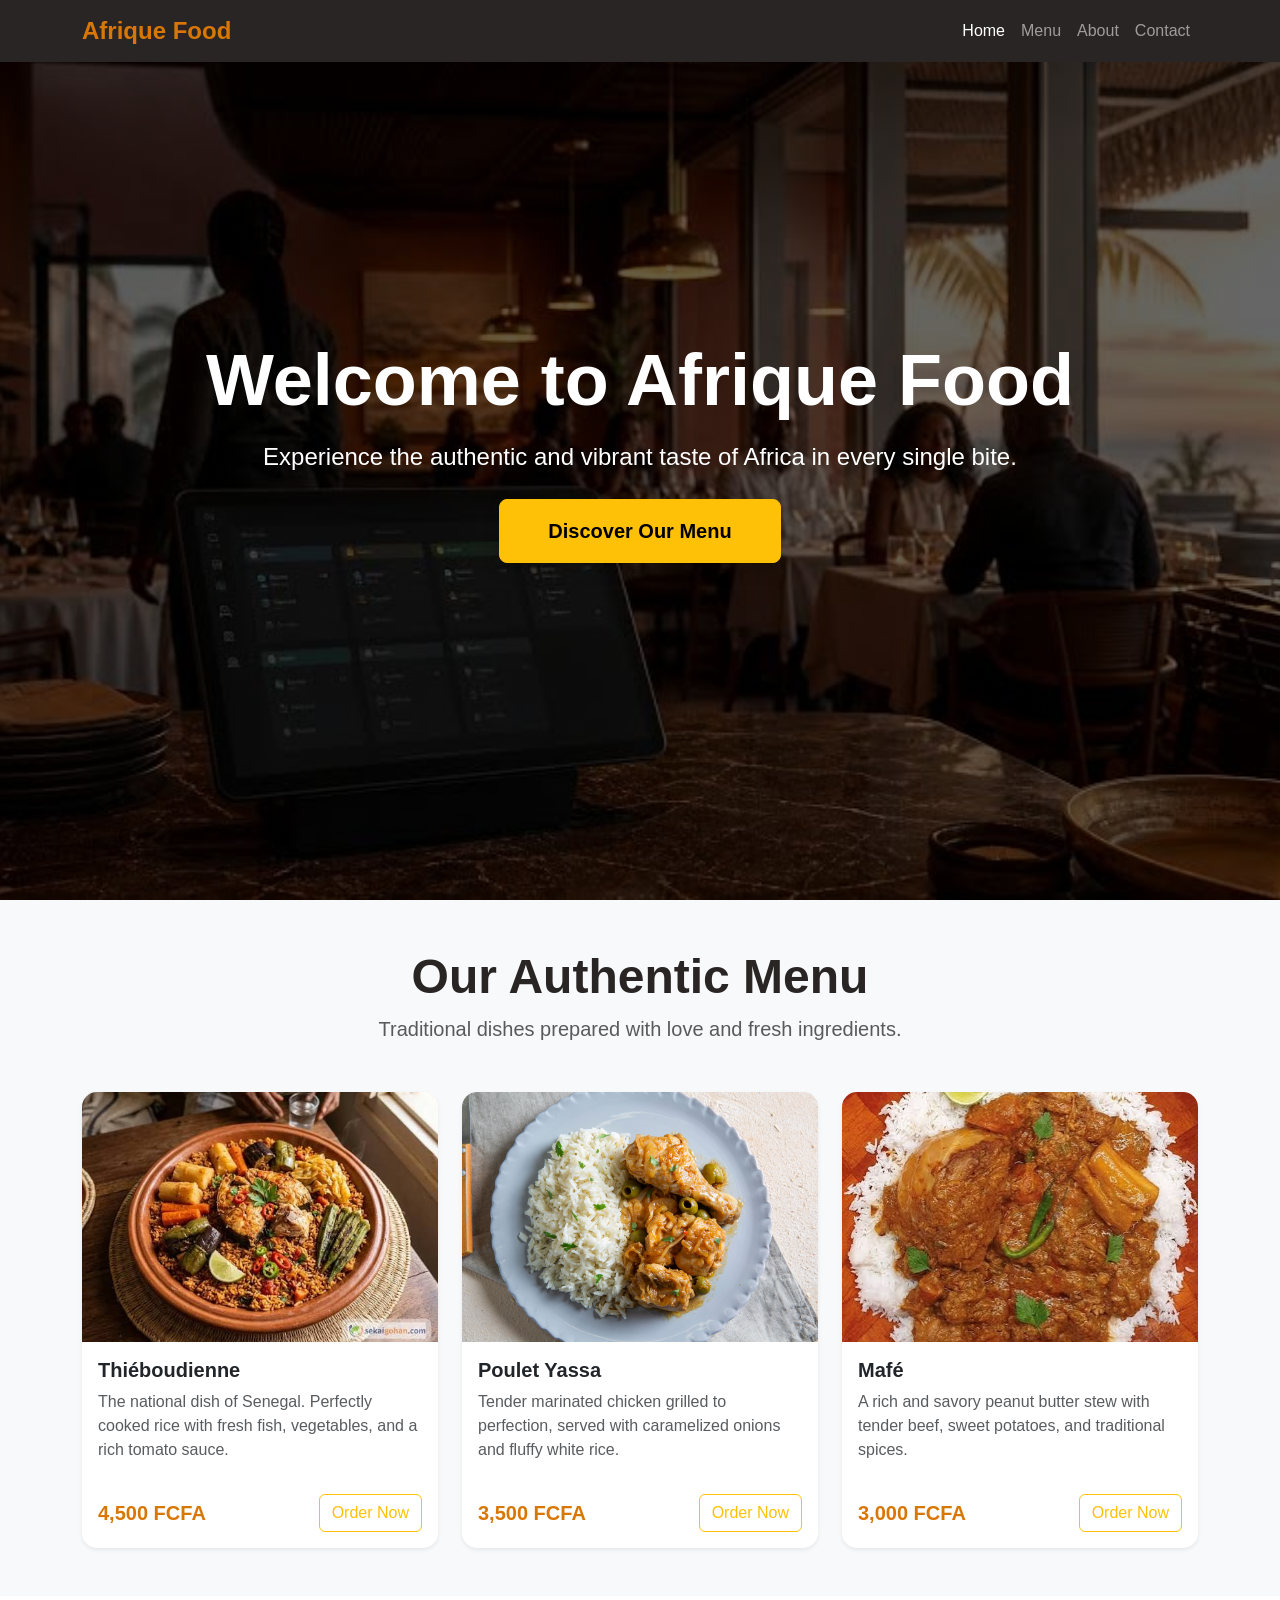
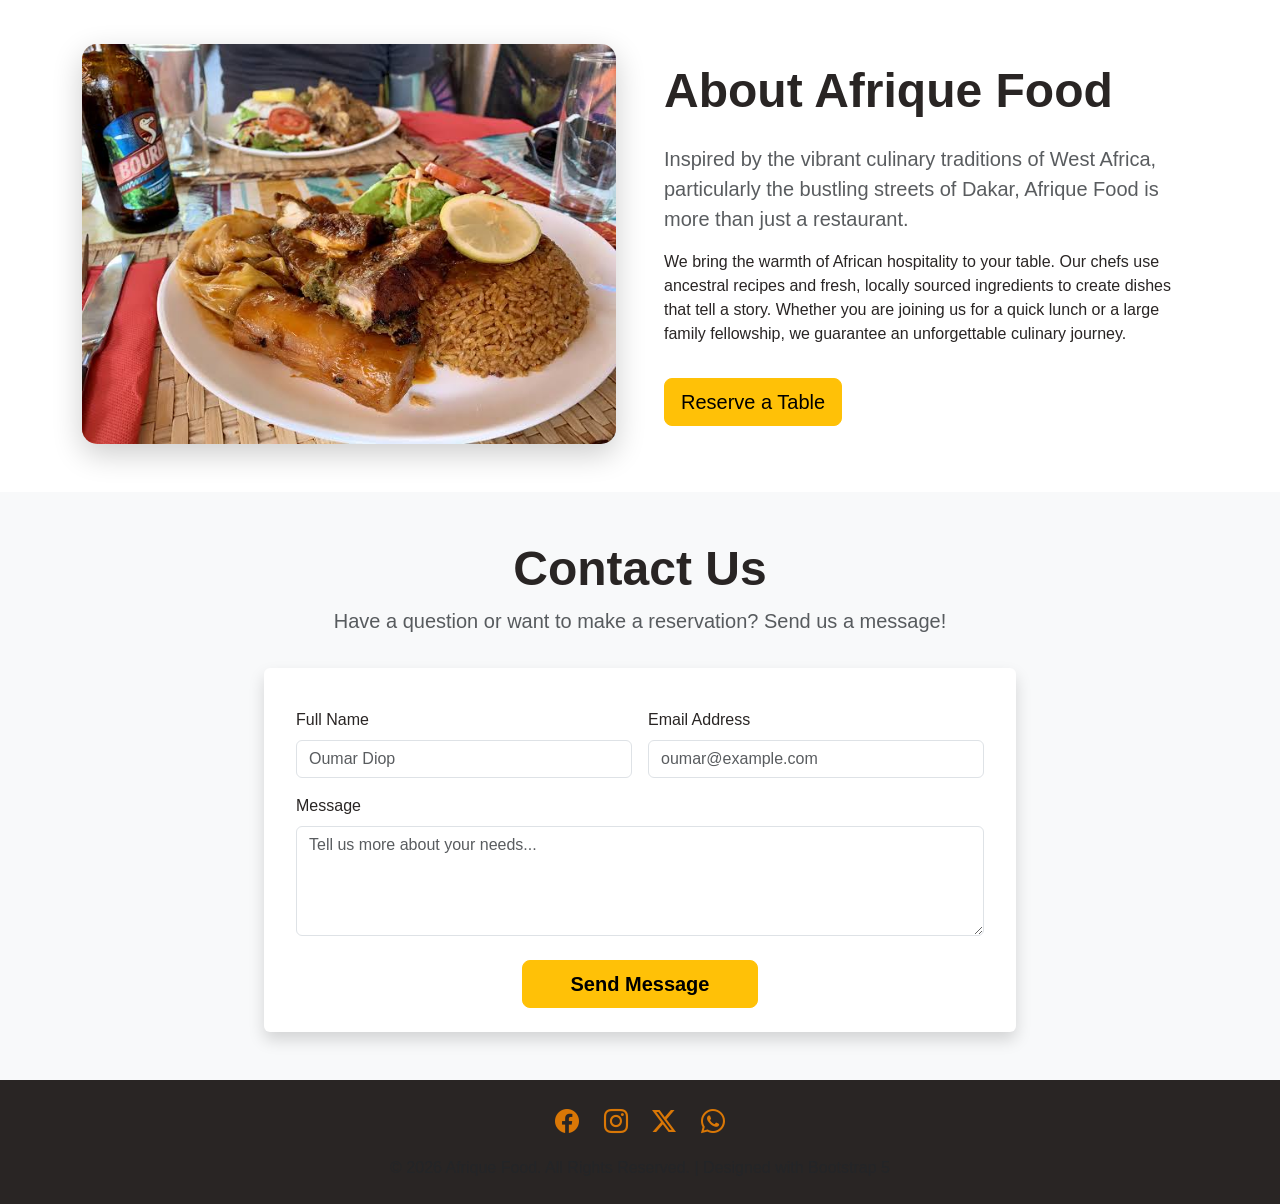
<file: Fictional Restaurant/index.html>
<!doctype html>
<html lang="en">
    <head>
        <meta charset="UTF-8" />
        <meta name="viewport" content="width=device-width, initial-scale=1.0" />
        <title>Afrique Food Restaurant</title>

        <!-- Bootstrap 5 CSS CDN -->
        <link
            href="https://cdn.jsdelivr.net/npm/bootstrap@5.3.2/dist/css/bootstrap.min.css"
            rel="stylesheet" />
        <!-- Bootstrap Icons CDN -->
        <link
            rel="stylesheet"
            href="https://cdn.jsdelivr.net/npm/bootstrap-icons@1.11.1/font/bootstrap-icons.css" />
        <!-- Custom CSS -->
        <link rel="stylesheet" href="style.css" />
    </head>
    <body>
        <!-- Header navbar section -->
        <nav class="navbar navbar-expand-lg navbar-dark fixed-top">
            <div class="container">
                <!-- Restaurant name on the left -->
                <a class="navbar-brand" href="#home">Afrique Food</a>

                <!-- Toggler button for mobile view -->
                <button
                    class="navbar-toggler"
                    type="button"
                    data-bs-toggle="collapse"
                    data-bs-target="#navbarNav"
                    aria-controls="navbarNav"
                    aria-expanded="false"
                    aria-label="Toggle navigation">
                    <span class="navbar-toggler-icon"></span>
                </button>

                <!-- Navigation links on the right -->
                <div class="collapse navbar-collapse" id="navbarNav">
                    <ul class="navbar-nav ms-auto">
                        <li class="nav-item">
                            <a class="nav-link active" href="#home">Home</a>
                        </li>
                        <li class="nav-item">
                            <a class="nav-link" href="#menu">Menu</a>
                        </li>
                        <li class="nav-item">
                            <a class="nav-link" href="#about">About</a>
                        </li>
                        <li class="nav-item">
                            <a class="nav-link" href="#contact">Contact</a>
                        </li>
                    </ul>
                </div>
            </div>
        </nav>

        <main>
            <!-- Hero section -->
            <section
                id="home"
                class="hero-section d-flex align-items-center justify-content-center text-center">
                <div class="container">
                    <h1 class="display-2 fw-bold mb-3">
                        Welcome to Afrique Food
                    </h1>
                    <p class="lead mb-4 fs-4">
                        Experience the authentic and vibrant taste of Africa in
                        every single bite.
                    </p>
                    <a
                        href="#menu"
                        class="btn btn-warning btn-lg px-5 py-3 fw-bold shadow"
                        >Discover Our Menu</a
                    >
                </div>
            </section>

            <!-- Menu section grid layout -->
            <section id="menu" class="py-5 bg-light">
                <div class="container">
                    <div class="text-center mb-5">
                        <h2 class="display-5 fw-bold">Our Authentic Menu</h2>
                        <p class="text-muted lead">
                            Traditional dishes prepared with love and fresh
                            ingredients.
                        </p>
                    </div>
                    <div class="row g-4">
                        <!-- Menu item 1 -->
                        <div class="col-md-4">
                            <div class="card menu-card h-100 shadow-sm">
                                <img
                                    src="images/Thieboudienne.jpg"
                                    class="card-img-top"
                                    alt="Thieboudienne" />
                                <div class="card-body d-flex flex-column">
                                    <h5 class="card-title fw-bold">
                                        Thiéboudienne
                                    </h5>
                                    <p class="card-text text-muted flex-grow-1">
                                        The national dish of Senegal. Perfectly
                                        cooked rice with fresh fish, vegetables,
                                        and a rich tomato sauce.
                                    </p>
                                    <div
                                        class="d-flex justify-content-between align-items-center mt-3">
                                        <span class="price-tag"
                                            >4,500 FCFA</span
                                        >
                                        <a
                                            href="#"
                                            class="btn btn-outline-warning"
                                            >Order Now</a
                                        >
                                    </div>
                                </div>
                            </div>
                        </div>

                        <!-- Menu item 2 -->
                        <div class="col-md-4">
                            <div class="card menu-card h-100 shadow-sm">
                                <img
                                    src="images/Poulet Yassa.jpg"
                                    class="card-img-top"
                                    alt="Poulet Yassa" />
                                <div class="card-body d-flex flex-column">
                                    <h5 class="card-title fw-bold">
                                        Poulet Yassa
                                    </h5>
                                    <p class="card-text text-muted flex-grow-1">
                                        Tender marinated chicken grilled to
                                        perfection, served with caramelized
                                        onions and fluffy white rice.
                                    </p>
                                    <div
                                        class="d-flex justify-content-between align-items-center mt-3">
                                        <span class="price-tag"
                                            >3,500 FCFA</span
                                        >
                                        <a
                                            href="#"
                                            class="btn btn-outline-warning"
                                            >Order Now</a
                                        >
                                    </div>
                                </div>
                            </div>
                        </div>

                        <!-- Menu item 3 -->
                        <div class="col-md-4">
                            <div class="card menu-card h-100 shadow-sm">
                                <img
                                    src="images/Mafe.jpg"
                                    class="card-img-top"
                                    alt="Mafe" />
                                <div class="card-body d-flex flex-column">
                                    <h5 class="card-title fw-bold">Mafé</h5>
                                    <p class="card-text text-muted flex-grow-1">
                                        A rich and savory peanut butter stew
                                        with tender beef, sweet potatoes, and
                                        traditional spices.
                                    </p>
                                    <div
                                        class="d-flex justify-content-between align-items-center mt-3">
                                        <span class="price-tag"
                                            >3,000 FCFA</span
                                        >
                                        <a
                                            href="#"
                                            class="btn btn-outline-warning"
                                            >Order Now</a
                                        >
                                    </div>
                                </div>
                            </div>
                        </div>
                    </div>
                </div>
            </section>

            <!-- About us section 2 column -->
            <section id="about" class="py-5">
                <div class="container">
                    <div class="row align-items-center g-5">
                        <!-- Image column -->
                        <div class="col-md-6">
                            <img
                                src="images/about.jpg"
                                alt="Restaurant Interior"
                                class="img-fluid about-img" />
                        </div>
                        <!-- Text column -->
                        <div class="col-md-6">
                            <h2 class="display-5 fw-bold mb-4">
                                About Afrique Food
                            </h2>
                            <p class="lead text-muted">
                                Inspired by the vibrant culinary traditions of
                                West Africa, particularly the bustling streets
                                of Dakar, Afrique Food is more than just a
                                restaurant.
                            </p>
                            <p>
                                We bring the warmth of African hospitality to
                                your table. Our chefs use ancestral recipes and
                                fresh, locally sourced ingredients to create
                                dishes that tell a story. Whether you are
                                joining us for a quick lunch or a large family
                                fellowship, we guarantee an unforgettable
                                culinary journey.
                            </p>
                            <a
                                href="#contact"
                                class="btn btn-warning btn-lg mt-3"
                                >Reserve a Table</a
                            >
                        </div>
                    </div>
                </div>
            </section>

            <!-- Contact section form -->
            <section id="contact" class="py-5 bg-light">
                <div class="container">
                    <div class="text-center mb-5">
                        <h2 class="display-5 fw-bold">Contact Us</h2>
                        <p class="text-muted lead">
                            Have a question or want to make a reservation? Send
                            us a message!
                        </p>
                    </div>
                    <div class="row justify-content-center">
                        <div class="col-lg-8">
                            <form class="row g-3 shadow p-4 bg-white rounded">
                                <!-- Name field -->
                                <div class="col-md-6">
                                    <label for="inputName" class="form-label"
                                        >Full Name</label
                                    >
                                    <input
                                        type="text"
                                        class="form-control"
                                        id="inputName"
                                        placeholder="Oumar Diop"
                                        required />
                                </div>
                                <!-- Email field -->
                                <div class="col-md-6">
                                    <label for="inputEmail" class="form-label"
                                        >Email Address</label
                                    >
                                    <input
                                        type="email"
                                        class="form-control"
                                        id="inputEmail"
                                        placeholder="oumar@example.com"
                                        required />
                                </div>
                                <!-- Message field -->
                                <div class="col-12">
                                    <label for="inputMessage" class="form-label"
                                        >Message</label
                                    >
                                    <textarea
                                        class="form-control"
                                        id="inputMessage"
                                        rows="4"
                                        placeholder="Tell us more about your needs..."
                                        required></textarea>
                                </div>
                                <!-- Submit button -->
                                <div class="col-12 text-center mt-4">
                                    <button
                                        type="submit"
                                        class="btn btn-warning btn-lg px-5 fw-bold">
                                        Send Message
                                    </button>
                                </div>
                            </form>
                        </div>
                    </div>
                </div>
            </section>
        </main>

        <!-- Footer section -->
        <footer class="py-4 text-center">
            <div class="container">
                <!-- Social media icons -->
                <div class="mb-3">
                    <a href="#" aria-label="Facebook"
                        ><i class="bi bi-facebook"></i
                    ></a>
                    <a href="#" aria-label="Instagram"
                        ><i class="bi bi-instagram"></i
                    ></a>
                    <a href="#" aria-label="Twitter"
                        ><i class="bi bi-twitter-x"></i
                    ></a>
                    <a href="#" aria-label="WhatsApp"
                        ><i class="bi bi-whatsapp"></i
                    ></a>
                </div>
                <!-- Copyright information -->
                <p class="mb-0 text-muted">
                    &copy; 2026 Afrique Food. All Rights Reserved. | Designed
                    with Bootstrap 5
                </p>
            </div>
        </footer>

        <!-- Bootstrap 5 JS Bundle CDN -->
        <script src="https://cdn.jsdelivr.net/npm/bootstrap@5.3.2/dist/js/bootstrap.bundle.min.js"></script>
    </body>
</html>
</file>
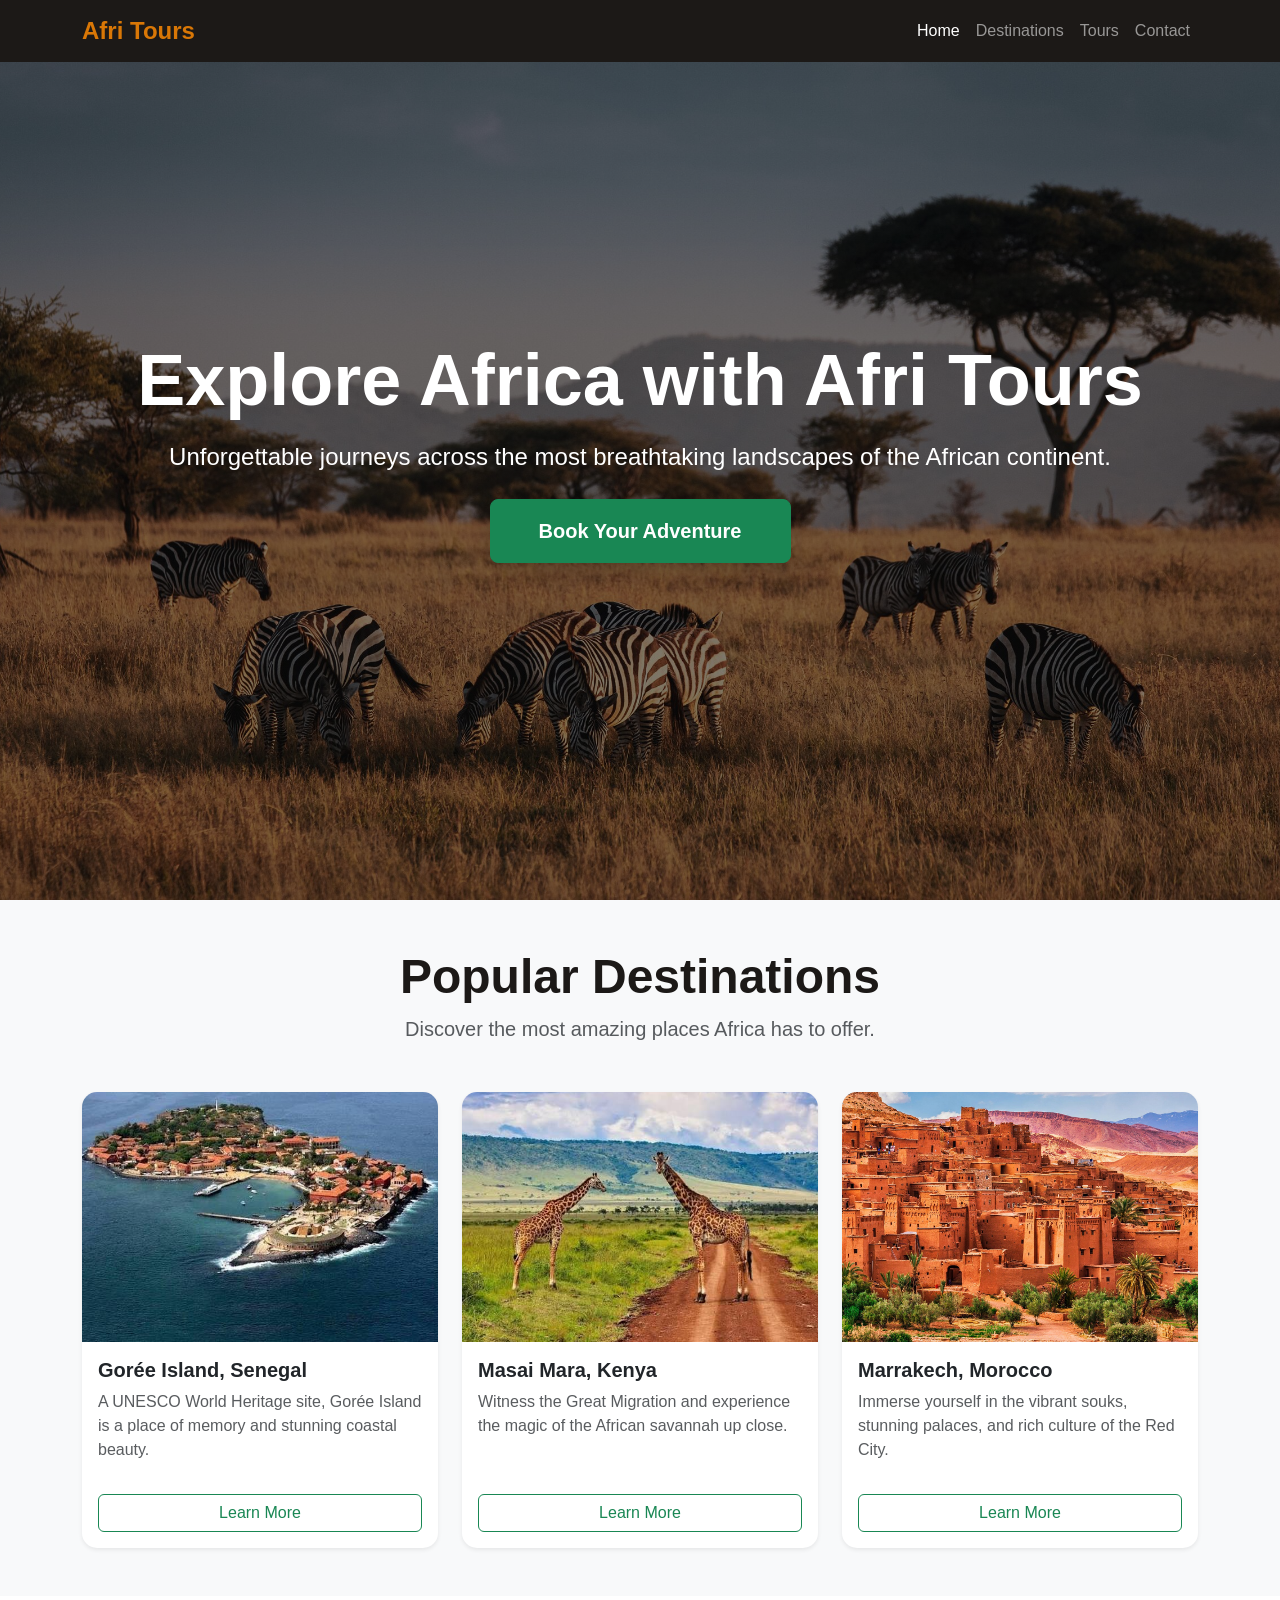
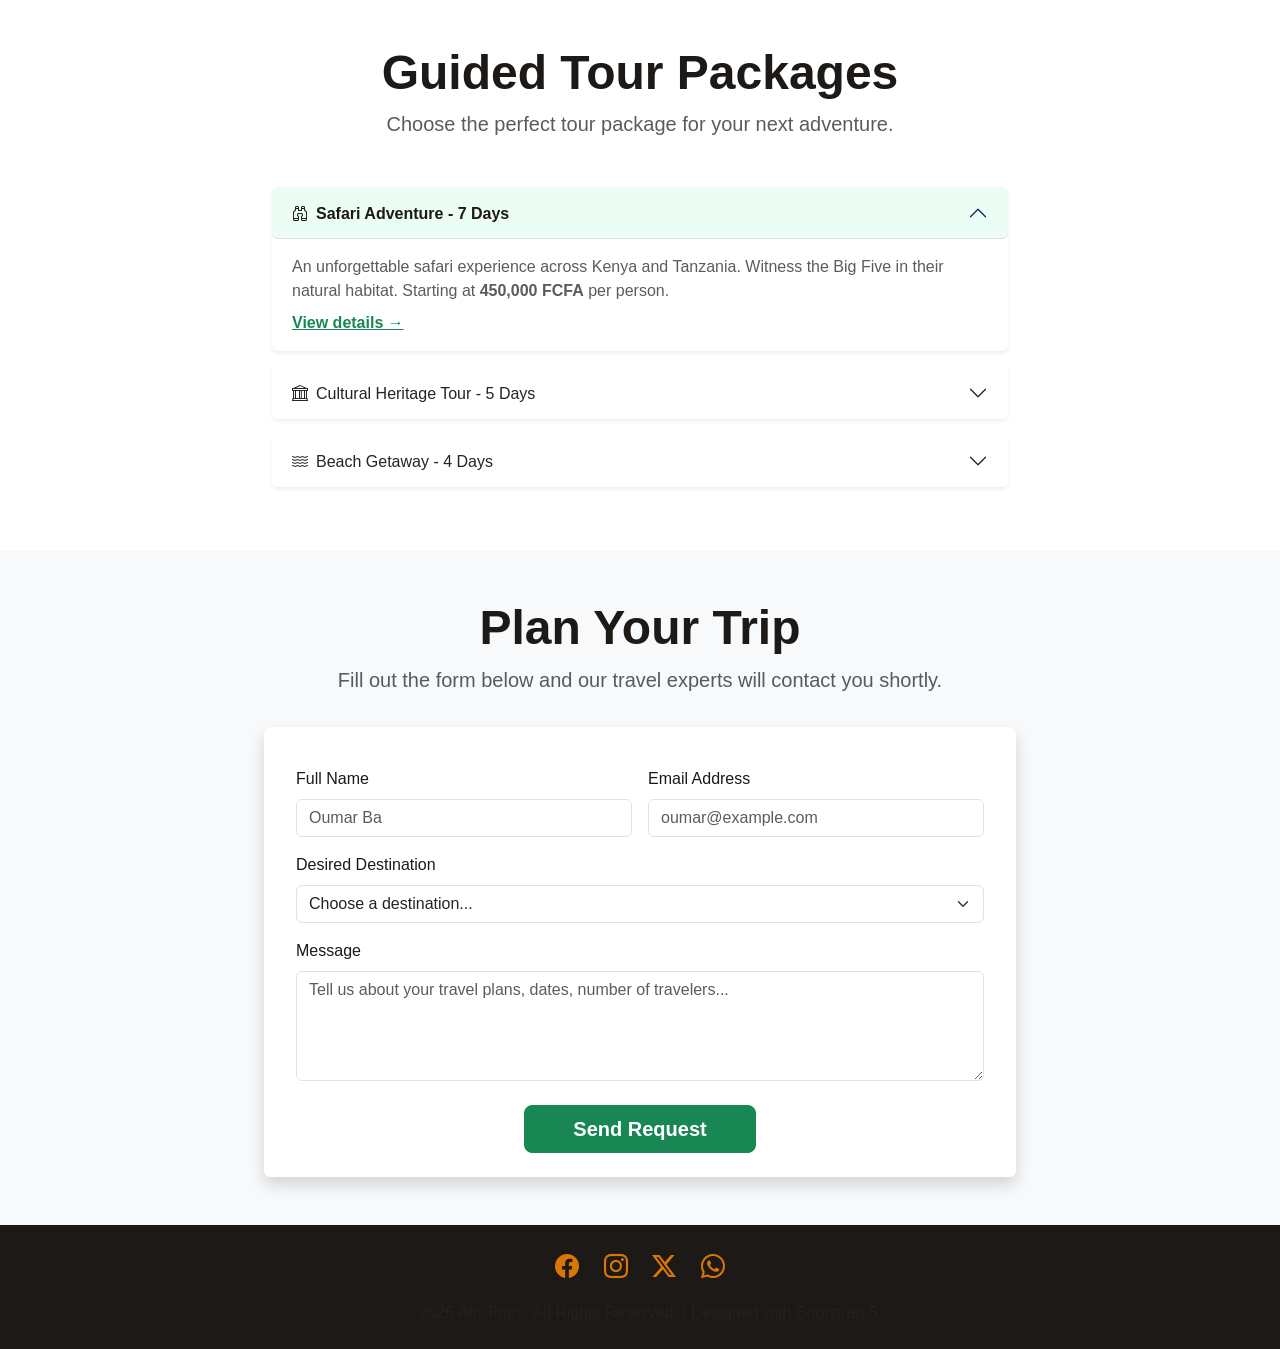
<file: Travel agency/index.html>
<!DOCTYPE html>
<html lang="en">
<head>
    <meta charset="UTF-8">
    <meta name="viewport" content="width=device-width, initial-scale=1.0">
    <title>Afri Tours Discover the Beauty of Africa</title>

    <!-- Bootstrap 5 CSS CDN -->
    <link href="https://cdn.jsdelivr.net/npm/bootstrap@5.3.2/dist/css/bootstrap.min.css" rel="stylesheet">
    <!-- Bootstrap Icons CDN -->
    <link rel="stylesheet" href="https://cdn.jsdelivr.net/npm/bootstrap-icons@1.11.1/font/bootstrap-icons.css">
    <!-- Custom CSS -->
    <link rel="stylesheet" href="style.css">
</head>
<body>
        <!-- Navbar section -->
    <nav class="navbar navbar-expand-lg navbar-dark fixed-top">
        <div class="container">
            <!-- Agency name/logo on the left -->
            <a class="navbar-brand" href="#home">
                </>Afri Tours
            </a>

            <!-- Toggler button for mobile view -->
            <button class="navbar-toggler" type="button" data-bs-toggle="collapse" data-bs-target="#navbarNav" aria-controls="navbarNav" aria-expanded="false" aria-label="Toggle navigation">
                <span class="navbar-toggler-icon"></span>
            </button>

            <!-- Navigation links on the right -->
            <div class="collapse navbar-collapse" id="navbarNav">
                <ul class="navbar-nav ms-auto">
                    <li class="nav-item"><a class="nav-link active" href="#home">Home</a></li>
                    <li class="nav-item"><a class="nav-link" href="#destinations">Destinations</a></li>
                    <li class="nav-item"><a class="nav-link" href="#tours">Tours</a></li>
                    <li class="nav-item"><a class="nav-link" href="#contact">Contact</a></li>
                </ul>
            </div>
        </div>
    </nav>

    <main>
        <!-- Hero section -->
        <section id="home" class="hero-section d-flex align-items-center justify-content-center text-center">
            <div class="container">
                <h1 class="display-2 fw-bold mb-3">Explore Africa with Afri Tours</h1>
                <p class="lead mb-4 fs-4">Unforgettable journeys across the most breathtaking landscapes of the African continent.</p>
                <a href="#destinations" class="btn btn-success btn-lg px-5 py-3 fw-bold shadow">Book Your Adventure</a>
            </div>
        </section>
        
            <!-- Destinations section Grid Cards -->
        <section id="destinations" class="py-5 bg-light">
            <div class="container">
                <div class="text-center mb-5">
                    <h2 class="display-5 fw-bold">Popular Destinations</h2>
                    <p class="text-muted lead">Discover the most amazing places Africa has to offer.</p>
                </div>
                <div class="row g-4">
                    <div class="col-md-4">
                        <div class="card destination-card h-100 shadow-sm">
                            <img src="images/Goree.jpg" class="card-img-top" alt="Goree Island Senegal">
                            <div class="card-body d-flex flex-column">
                                <h5 class="card-title fw-bold">Gorée Island, Senegal</h5>
                                <p class="card-text text-muted flex-grow-1">A UNESCO World Heritage site, Gorée Island is a place of memory and stunning coastal beauty.</p>
                                <a href="#" class="btn btn-outline-success mt-3">Learn More</a>
                            </div>
                        </div>
                    </div>
                    
                    <div class="col-md-4">
                        <div class="card destination-card h-100 shadow-sm">
                            <img src="images/Masai.jpg" class="card-img-top" alt="Masai Mara Kenya">
                            <div class="card-body d-flex flex-column">
                                <h5 class="card-title fw-bold">Masai Mara, Kenya</h5>
                                <p class="card-text text-muted flex-grow-1">Witness the Great Migration and experience the magic of the African savannah up close.</p>
                                <a href="#" class="btn btn-outline-success mt-3">Learn More</a>
                            </div>
                        </div>
                    </div>
                    
                    <div class="col-md-4">
                        <div class="card destination-card h-100 shadow-sm">
                            <img src="images/Marrakech.jpg" class="card-img-top" alt="Marrakech Morocco">
                            <div class="card-body d-flex flex-column">
                                <h5 class="card-title fw-bold">Marrakech, Morocco</h5>
                                <p class="card-text text-muted flex-grow-1">Immerse yourself in the vibrant souks, stunning palaces, and rich culture of the Red City.</p>
                                <a href="#" class="btn btn-outline-success mt-3">Learn More</a>
                            </div>
                        </div>
                    </div>
                </div>
            </div>
        </section>
        
            <!-- Guided tours accordion -->
        <section id="tours" class="py-5">
            <div class="container">
                <div class="text-center mb-5">
                    <h2 class="display-5 fw-bold">Guided Tour Packages</h2>
                    <p class="text-muted lead">Choose the perfect tour package for your next adventure.</p>
                </div>
                <div class="row justify-content-center">
                    <div class="col-lg-8">
                        <div class="accordion" id="toursAccordion">
                            <!-- accordion item 1 -->
                            <div class="accordion-item border-0 mb-3 shadow-sm rounded">
                                <h2 class="accordion-header" id="headingOne">
                                    <button class="accordion-button rounded" type="button" data-bs-toggle="collapse" data-bs-target="#collapseOne" aria-expanded="true" aria-controls="collapseOne">
                                        <i class="bi bi-binoculars me-2"></i> Safari Adventure - 7 Days
                                    </button>
                                </h2>
                                <div id="collapseOne" class="accordion-collapse collapse show" aria-labelledby="headingOne" data-bs-parent="#toursAccordion">
                                    <div class="accordion-body text-muted">
                                        An unforgettable safari experience across Kenya and Tanzania. Witness the Big Five in their natural habitat. Starting at <strong>450,000 FCFA</strong> per person.
                                        <br><a href="#" class="text-success fw-bold mt-2 d-inline-block">View details &rarr;</a>
                                    </div>
                                </div>
                            </div>

                            <!-- accordion item 2 -->
                            <div class="accordion-item border-0 mb-3 shadow-sm rounded">
                                <h2 class="accordion-header" id="headingTwo">
                                    <button class="accordion-button collapsed rounded" type="button" data-bs-toggle="collapse" data-bs-target="#collapseTwo" aria-expanded="false" aria-controls="collapseTwo">
                                        <i class="bi bi-bank me-2"></i> Cultural Heritage Tour - 5 Days
                                    </button>
                                </h2>
                                <div id="collapseTwo" class="accordion-collapse collapse" aria-labelledby="headingTwo" data-bs-parent="#toursAccordion">
                                    <div class="accordion-body text-muted">
                                        Explore the historical sites of Senegal, from Gorée Island to the Saloum Delta. Starting at <strong>280,000 FCFA</strong> per person.
                                        <br><a href="#" class="text-success fw-bold mt-2 d-inline-block">View details &rarr;</a>
                                    </div>
                                </div>
                            </div>

                            <!-- accordion item 3 -->
                            <div class="accordion-item border-0 mb-3 shadow-sm rounded">
                                <h2 class="accordion-header" id="headingThree">
                                    <button class="accordion-button collapsed rounded" type="button" data-bs-toggle="collapse" data-bs-target="#collapseThree" aria-expanded="false" aria-controls="collapseThree">
                                        <i class="bi bi-water me-2"></i> Beach Getaway - 4 Days
                                    </button>
                                </h2>
                                <div id="collapseThree" class="accordion-collapse collapse" aria-labelledby="headingThree" data-bs-parent="#toursAccordion">
                                    <div class="accordion-body text-muted">
                                        Relax on the pristine beaches of Zanzibar or Saly. All-inclusive resort package. Starting at <strong>320,000 FCFA</strong> per person.
                                        <br><a href="#" class="text-success fw-bold mt-2 d-inline-block">View details &rarr;</a>
                                    </div>
                                </div>
                            </div>
                        </div>
                    </div>
                </div>
            </div>
        </section>
        
            <!-- Contact section form -->
        <section id="contact" class="py-5 bg-light">
            <div class="container">
                <div class="text-center mb-5">
                    <h2 class="display-5 fw-bold">Plan Your Trip</h2>
                    <p class="text-muted lead">Fill out the form below and our travel experts will contact you shortly.</p>
                </div>
                <div class="row justify-content-center">
                    <div class="col-lg-8">
                        <form class="row g-3 shadow p-4 bg-white rounded">
                            <!-- Name field -->
                            <div class="col-md-6">
                                <label for="inputName" class="form-label">Full Name</label>
                                <input type="text" class="form-control" id="inputName" placeholder="Oumar Ba" required>
                            </div>
                            <!-- Email field -->
                            <div class="col-md-6">
                                <label for="inputEmail" class="form-label">Email Address</label>
                                <input type="email" class="form-control" id="inputEmail" placeholder="oumar@example.com" required>
                            </div>
                            <!-- Desired destination field -->
                            <div class="col-12">
                                <label for="inputDestination" class="form-label">Desired Destination</label>
                                <select id="inputDestination" class="form-select" required>
                                    <option selected disabled value="">Choose a destination...</option>
                                    <option>Gorée Island, Senegal</option>
                                    <option>Masai Mara, Kenya</option>
                                    <option>Marrakech, Morocco</option>
                                    <option>Zanzibar, Tanzania</option>
                                    <option>Other (specify in message)</option>
                                </select>
                            </div>
                            <!-- Message field -->
                            <div class="col-12">
                                <label for="inputMessage" class="form-label">Message</label>
                                <textarea class="form-control" id="inputMessage" rows="4" placeholder="Tell us about your travel plans, dates, number of travelers..." required></textarea>
                            </div>
                            <!-- Submit button -->
                            <div class="col-12 text-center mt-4">
                                <button type="submit" class="btn btn-success btn-lg px-5 fw-bold">Send Request</button>
                            </div>
                        </form>
                    </div>
                </div>
            </div>
        </section>
    </main>
    
        <!-- Footer section -->
    <footer class="py-4 text-center">
        <div class="container">
            <!-- Social media icons -->
            <div class="mb-3">
                <a href="#" aria-label="Facebook"><i class="bi bi-facebook"></i></a>
                <a href="#" aria-label="Instagram"><i class="bi bi-instagram"></i></a>
                <a href="#" aria-label="Twitter"><i class="bi bi-twitter-x"></i></a>
                <a href="#" aria-label="WhatsApp"><i class="bi bi-whatsapp"></i></a>
            </div>
            <!-- Copyright information -->
            <p class="mb-0 text-muted">&copy; 2026 Afri Tours. All Rights Reserved. | Designed with Bootstrap 5</p>
        </div>
    </footer>

    <!-- Bootstrap 5 JS Bundle CDN -->
    <script src="https://cdn.jsdelivr.net/npm/bootstrap@5.3.2/dist/js/bootstrap.bundle.min.js"></script>
</body>
</html>
</file>
<file: Fictional Restaurant/style.css>
/* CSS Variables for Theme Colors */
:root {
    --theme-primary: #d97706; /* Warm African Orange/Gold */
    --theme-dark: #292524; /* Dark Earthy Brown */
    --theme-light: #fef3c7; /* Soft Sand */
}

/* Global Styles */
body {
    font-family: 'Segoe UI', Tahoma, Geneva, Verdana, sans-serif;
    color: var(--theme-dark);
}

/* Smooth scrolling for anchor links */
html {
    scroll-behavior: smooth;
}

/* Navbar customization */
.navbar {
    background-color: var(--theme-dark) !important;
    transition: background-color 0.3s ease;
}

.navbar-brand {
    color: var(--theme-primary) !important;
    font-weight: bold;
    font-size: 1.5rem;
}

/* Hero section */
.hero-section {
    height: 100vh;
    background:
        linear-gradient(rgba(0, 0, 0, 0.6), rgba(0, 0, 0, 0.6)),
        url('images/hero-bg.jpg') center/cover no-repeat;
    color: white;
}

/* Menu card */
.menu-card {
    transition:
        transform 0.3s ease,
        box-shadow 0.3s ease;
    border: none;
    border-radius: 15px;
    overflow: hidden;
}

.menu-card:hover {
    transform: translateY(-10px);
    box-shadow: 0 10px 20px rgba(0, 0, 0, 0.15);
}

.menu-card img {
    height: 250px;
    object-fit: cover;
}

.price-tag {
    color: var(--theme-primary);
    font-weight: bold;
    font-size: 1.25rem;
}

/* About section */
.about-img {
    border-radius: 15px;
    box-shadow: 0 10px 30px rgba(0, 0, 0, 0.2);
}

/* Footer */
footer {
    background-color: var(--theme-dark);
    color: white;
}

footer a {
    color: var(--theme-primary);
    font-size: 1.5rem;
    margin: 0 10px;
    transition: color 0.3s;
}

footer a:hover {
    color: white;
}
</file>
<file: Travel agency/style.css>
:root {
    --theme-primary: #047857; /* Deep African Green */
    --theme-secondary: #d97706; /* Warm Gold Accent */
    --theme-dark: #1c1917; /* Dark Earthy Brown */
    --theme-light: #ecfdf5; /* Soft Mint */
}

/* Global Styles */
body {
    font-family: 'Segoe UI', Tahoma, Geneva, Verdana, sans-serif;
    color: var(--theme-dark);
}

/* Smooth scrolling for anchor links */
html {
    scroll-behavior: smooth;
}

/* Navbar customization */
.navbar {
    background-color: var(--theme-dark) !important;
    transition: background-color 0.3s ease;
}

.navbar-brand {
    color: var(--theme-secondary) !important;
    font-weight: bold;
    font-size: 1.5rem;
}

/* Hero section */
.hero-section {
    height: 100vh;
    background:
        linear-gradient(rgba(0, 0, 0, 0.5), rgba(0, 0, 0, 0.5)),
        url('images/hero-bg.jpg') center/cover no-repeat;
    color: white;
}

/* Destination cards */
.destination-card {
    transition:
        transform 0.3s ease,
        box-shadow 0.3s ease;
    border: none;
    border-radius: 15px;
    overflow: hidden;
}

.destination-card:hover {
    transform: translateY(-10px);
    box-shadow: 0 10px 20px rgba(0, 0, 0, 0.15);
}

.destination-card img {
    height: 250px;
    object-fit: cover;
}

/* Accordion customization */
.accordion-button:not(.collapsed) {
    background-color: var(--theme-light);
    color: var(--theme-dark);
    font-weight: bold;
}

.accordion-button:focus {
    border-color: var(--theme-primary);
    box-shadow: 0 0 0 0.25rem rgba(4, 120, 87, 0.25);
}

/* Footer */
footer {
    background-color: var(--theme-dark);
    color: white;
}

footer a {
    color: var(--theme-secondary);
    font-size: 1.5rem;
    margin: 0 10px;
    transition: color 0.3s;
}

footer a:hover {
    color: white;
}
</file>
